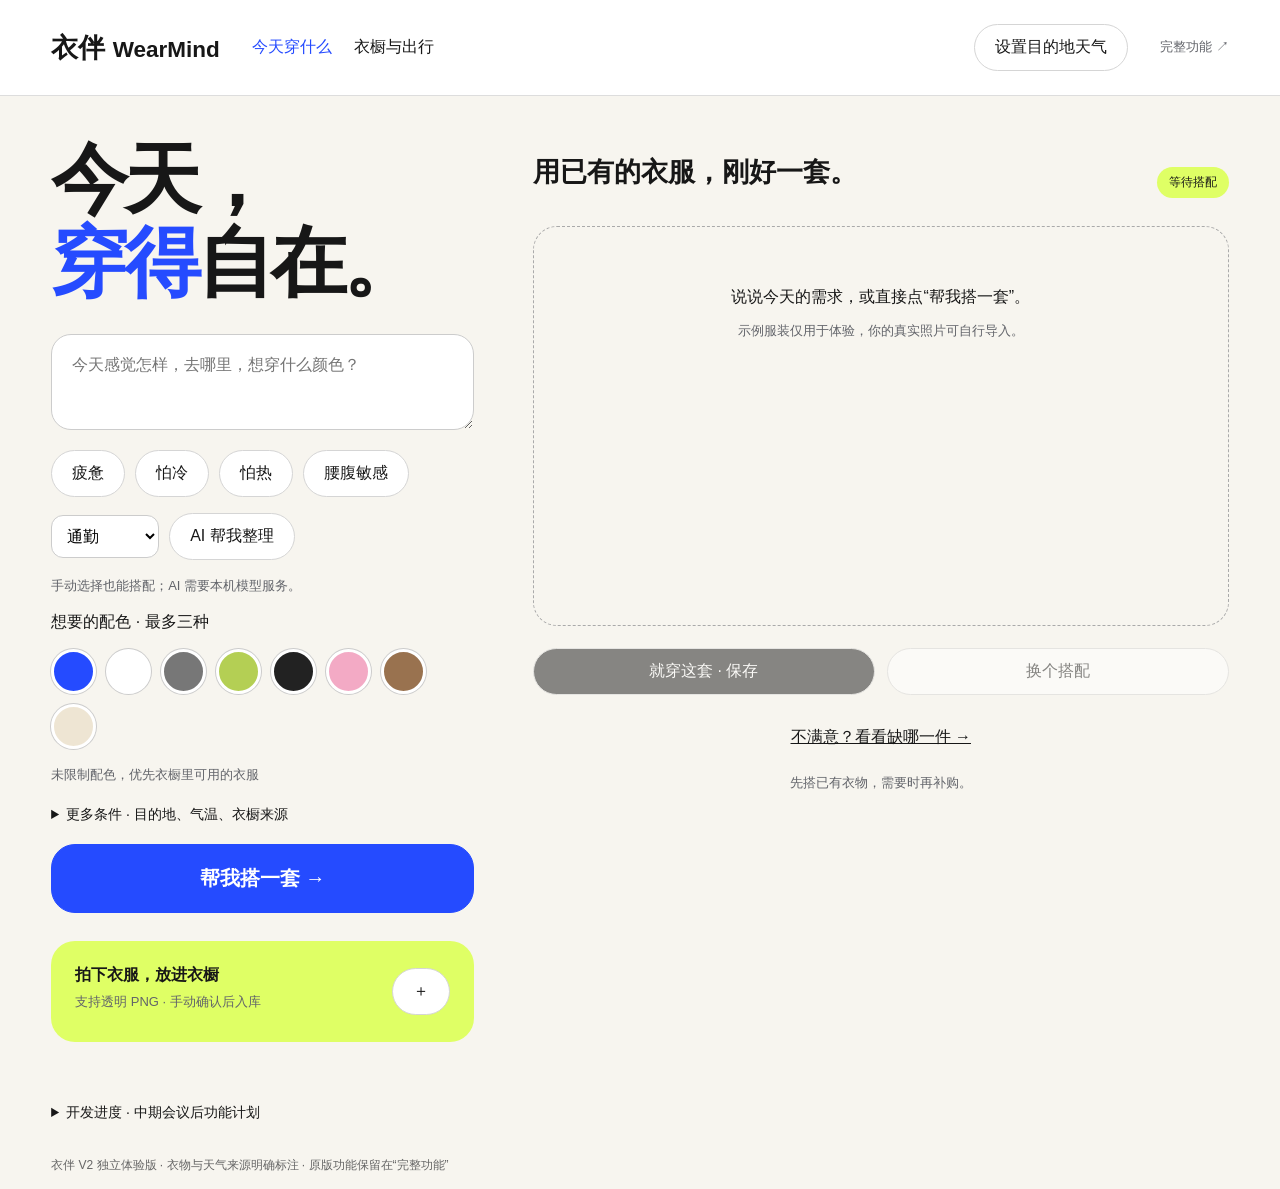
<file: app/static/home.html>
<!doctype html><html lang="zh-CN"><meta charset="utf-8"><meta name="viewport" content="width=device-width,initial-scale=1"><title>衣伴 · 今天穿得自在</title>
<style>
:root{--blue:#254bff;--lime:#dfff65;--paper:#f7f5ef;--ink:#171717}*{box-sizing:border-box}body{margin:0;background:var(--paper);color:var(--ink);font-family:Arial,'PingFang SC',sans-serif}button,input,select,textarea{font:inherit}button,a,input,select,textarea{outline-offset:5px}button{cursor:pointer;border:1px solid #d5d5d5;border-radius:24px;background:white;padding:12px 20px;color:inherit}button:disabled{opacity:.5;cursor:wait}.blue{background:var(--blue);color:white;border-color:var(--blue)}.dark{background:var(--ink);color:white}header{display:flex;gap:32px;align-items:center;padding:24px 4%;border-bottom:1px solid #ddd;background:#fff}header strong{font-size:27px}nav{display:flex;gap:22px;align-items:center}a{color:inherit;text-decoration:none}.small{font-size:13px;color:#62646a;line-height:1.6}main{padding:42px 4%;display:grid;grid-template-columns:minmax(300px,.85fr) minmax(430px,1.4fr);gap:5%}h1{font-size:clamp(48px,6vw,88px);line-height:1.08;letter-spacing:-4px;margin:0 0 30px}h1 em{color:var(--blue);font-style:normal}h2{font-size:27px;margin:0 0 20px}textarea{width:100%;height:96px;padding:20px;border:1px solid #ccc;border-radius:20px;resize:vertical;background:white}.row{display:flex;gap:10px;align-items:center;flex-wrap:wrap;margin:16px 0}.chips button[aria-pressed=true]{background:#dfe6ff;border-color:var(--blue);color:var(--blue)}.swatch{padding:0;width:45px;height:45px;border-radius:50%;border:3px solid white;box-shadow:0 0 0 1px #ccc}.swatch[aria-pressed=true]{box-shadow:0 0 0 3px var(--blue)}.wide{width:100%;padding:20px;font-weight:bold;font-size:20px}.upload{background:var(--lime);padding:24px;border-radius:24px;margin-top:28px;display:flex;justify-content:space-between;align-items:center}.upload p{margin:6px 0}details{margin:20px 0}summary{cursor:pointer;font-size:14px}label{display:block;margin:14px 0 6px}input,select{padding:11px;border:1px solid #ccc;border-radius:12px;background:white;max-width:100%}.canvas{display:grid;grid-template-columns:1fr 1fr;gap:14px;min-height:400px}.item{position:relative;min-width:0;background:#eeeee8;border-radius:24px;padding:16px;text-align:center}.item img{width:100%;height:225px;object-fit:contain;mix-blend-mode:multiply}.item h3{font-size:15px;margin:6px}.item button{font-size:13px;padding:7px 12px}.badge{display:inline-block;background:var(--lime);padding:7px 12px;border-radius:20px;font-size:12px}.empty{grid-column:1/-1;padding:60px 24px;border:1px dashed #aaa;border-radius:24px;text-align:center}.actions{display:flex;gap:12px;margin-top:22px}.actions button{flex:1}#reasons{padding-left:22px;font-size:14px;line-height:1.9}dialog{border:0;border-radius:24px;padding:30px;width:min(560px,92vw);max-height:90vh}dialog::backdrop{background:#0006}dialog form{display:grid;gap:8px}dialog img{max-width:150px;max-height:150px;object-fit:contain}#status{position:fixed;bottom:20px;left:50%;transform:translateX(-50%);background:#171717;color:#fff;padding:14px 22px;border-radius:20px;max-width:90vw;z-index:10}#status:empty{display:none}#weather{margin-left:auto}#model-note{min-height:22px}footer{padding:15px 4%;color:#666;font-size:12px}@media(max-width:850px){main{grid-template-columns:1fr}header{flex-wrap:wrap;gap:16px}nav{gap:12px;font-size:14px}#weather{margin-left:0}.right{margin-top:24px}h1{letter-spacing:-2px}.item img{height:190px}}
</style>
<header><strong>衣伴 <small>WearMind</small></strong><nav><span style="color:var(--blue)">今天穿什么</span><a href="/classic">衣橱与出行</a></nav><button id="weather">设置目的地天气</button><a href="/classic" class="small">完整功能 ↗</a></header>
<main><section><h1>今天，<br><em>穿得</em>自在。</h1><textarea id="state" maxlength="500" aria-label="今天的穿搭需求" placeholder="今天感觉怎样，去哪里，想穿什么颜色？"></textarea><div class="row chips" id="flags"></div><div class="row"><select id="scene" aria-label="场景"><option>通勤</option><option>休闲</option><option>客户会面</option><option>约会</option><option>运动</option></select><button id="understand">AI 帮我整理</button></div><p id="model-note" class="small">手动选择也能搭配；AI 需要本机模型服务。</p><label>想要的配色 · 最多三种</label><div class="row" id="colors"></div><div class="small" id="color-note">未限制配色，优先衣橱里可用的衣服</div><details><summary>更多条件 · 目的地、气温、衣橱来源</summary><label>目的地名称<input id="destination" placeholder="例如：杭州，公司"></label><label>气温（手动填写）<input id="temperature" type="number" min="-30" max="50" value="22"></label><label>天气<select id="sky"><option>晴天</option><option>雨天</option><option>阴天</option><option>雪天</option></select></label><label><input id="only-own" type="checkbox">只用我上传的衣物</label><p class="small">未勾选时允许示例衣橱。没有真实天气前使用手填气温，不伪装成实时天气。</p></details><button class="wide blue" id="generate">帮我搭一套 →</button><div class="upload"><div><b>拍下衣服，放进衣橱</b><p class="small">支持透明 PNG · 手动确认后入库</p></div><button id="upload" aria-label="添加衣服">＋</button></div></section>
<section class="right"><div class="row" style="justify-content:space-between"><h2>用已有的衣服，刚好一套。</h2><span class="badge" id="source">等待搭配</span></div><div class="canvas" id="outfit"><div class="empty">说说今天的需求，或直接点“帮我搭一套”。<p class="small">示例服装仅用于体验，你的真实照片可自行导入。</p></div></div><ul id="reasons"></ul><div class="actions"><button class="dark" id="save" disabled>就穿这套 · 保存</button><button id="again" disabled>换个搭配</button></div><div style="text-align:center;margin-top:20px"><button id="shop" style="background:transparent;border:0;text-decoration:underline">不满意？看看缺哪一件 →</button></div><p class="small" style="text-align:center">先搭已有衣物，需要时再补购。</p></section></main><details style="margin:20px 4%"><summary>开发进度 · 中期会议后功能计划</summary><ul><li>待完成：板端文字模型、固定启动入口。</li><li>待完成：Agent 自动查天气、读衣橱、补问关键条件和多轮局部修改。</li><li>待完成：衣物可穿状态、可撤销偏好、本地视觉识别。</li><li>待完成：模型后端、来源、耗时与失败回退记录。</li><li>商业：商品渠道未接入，目前可复制选购需求。</li><li>云端不是已确认的比赛必需条件，接入前说明具体服务。</li></ul></details><footer>衣伴 V2 独立体验版 · 衣物与天气来源明确标注 · 原版功能保留在“完整功能”</footer><div id="status" role="status"></div>
<dialog id="add-dialog"><form id="add-form"><h2>把真实衣服放进来</h2><input id="photo" type="file" accept="image/png,image/jpeg,image/webp" required><img id="preview" alt="照片预览" hidden><input id="name" placeholder="名称，例如蓝色开衫" maxlength="60" required><select id="category"><option>上装</option><option>下装</option><option>鞋履</option><option>外套</option></select><select id="item-color" aria-label="衣物颜色"></select><label><input id="comfortable" type="checkbox">我确认这件穿着舒适</label><p class="small">暂未自动识别或抠图。普通照片保留背景；透明 PNG 保留透明效果。不根据照片猜测材质和功能。</p><button class="blue">确认并加入衣橱</button><button type="button" onclick="this.closest('dialog').close()">取消</button></form></dialog>
<dialog id="weather-dialog"><h2>你准备去哪里？</h2><div class="row"><input id="city" placeholder="输入目的地城市"><button id="search">查找城市</button><button id="locate">定位</button></div><div id="cities"></div><p id="weather-note" class="small">定位需要浏览器授权；也可以选择城市。查询不携带身体感受。</p><button onclick="this.closest('dialog').close()">关闭</button></dialog>
<dialog id="shop-dialog"><h2>先看看，真的缺什么</h2><p id="needs"></p><label>预算上限（元）<input id="budget" type="number" min="0" max="100000" value="300"></label><button id="copy-search">复制选购需求</button><p class="small">目前未接商品渠道，不展示虚构商品、价格或库存。后续商家合作会明确标注，优先考虑与你已有衣服的搭配。</p><button onclick="this.closest('dialog').close()">返回已有衣橱</button></dialog>
<script>
const $=s=>document.querySelector(s),mk=(t,s)=>{let n=document.createElement(t);if(s)n.textContent=s;return n};let result=null,ctx=null,all=[],avoid=new Set(),chosen=[],flags=new Set(),liveWeather=null,photo=null;const palette={'蓝色':'#254bff','白色':'#ffffff','灰色':'#777777','绿色':'#b4cf54','黑色':'#222222','粉色':'#f3aac5','棕色':'#99724f','米白':'#eee5d3'};
function notice(s){$('#status').textContent=s;clearTimeout(window.nt);window.nt=setTimeout(()=>$('#status').textContent='',6000)}
async function api(p,b){const r=await fetch('/api/'+p,b?{method:'POST',headers:{'Content-Type':'application/json'},body:JSON.stringify(b)}:{});const d=await r.json();if(!r.ok)throw Error(d.error||'服务不可用');return d}
function renderFlags(){const box=$('#flags');box.replaceChildren();for(const f of ['疲惫','怕冷','怕热','腰腹敏感']){let b=mk('button',f);b.setAttribute('aria-pressed',flags.has(f));b.onclick=()=>{flags.has(f)?flags.delete(f):flags.add(f);renderFlags()};box.append(b)}}
function renderColors(){const box=$('#colors');box.replaceChildren();for(const [name,color] of Object.entries(palette)){let b=mk('button');b.className='swatch';b.style.background=color;b.title=name;b.setAttribute('aria-label',name);b.setAttribute('aria-pressed',chosen.includes(name));b.onclick=()=>{if(chosen.includes(name))chosen=chosen.filter(c=>c!==name);else if(chosen.length<3)chosen.push(name);else return notice('最多选择三种颜色');renderColors()};box.append(b)}$('#color-note').textContent=chosen.length?chosen.join(' ＋ '):'未限制配色，优先衣橱里可用的衣服'}
function context(){return {state:$('#state').value,comfort_flags:[...flags],scene:$('#scene').value,preferred_colors:chosen,temperature:Number($('#temperature').value),weather:$('#sky').value,destination:$('#destination').value,...(liveWeather?{weather_info:liveWeather}:{}),environment:'室内为主',garment_needs:window.wearmindNeeds||[]}}
function draw(){const box=$('#outfit');box.replaceChildren();for(const item of result.outfit){let card=mk('article');card.className='item';let src=item.photo||item.reference_photo;if(src){let img=mk('img');img.src=src;img.alt=item.name;card.append(img)}else card.append(mk('p','等待实物照片'));card.append(mk('h3',item.name),mk('small',item.photo?'你的实物照片':'示例单品 · 参考图片'));let b=mk('button','换这件');b.onclick=()=>swap(item);card.append(mk('br'),b);box.append(card)}if(!result.outfit.length){let n=mk('div','衣橱里暂时没有符合条件的衣服，先加入几件，或允许示例衣橱。');n.className='empty';box.append(n)}$('#source').textContent=result.outfit.some(x=>!x.photo)?'含示例单品':'真实衣橱';$('#reasons').replaceChildren(...result.reasons.map(x=>mk('li',x)));$('#save').disabled=!!result.missing.length||!result.outfit.length;$('#again').disabled=!result.outfit.length}
async function generate(){const b=$('#generate');b.disabled=true;try{all=await api('wardrobe');ctx=context();result=await api('recommend',{...ctx,only_uploaded:$('#only-own').checked,excluded_ids:[...avoid]});draw()}catch(e){notice(e.message)}finally{b.disabled=false}}
$('#generate').onclick=()=>{avoid.clear();generate()};$('#again').onclick=()=>{if(result?.outfit.length)avoid.add(result.outfit[0].id);generate()};async function swap(item){try{avoid.add(item.id);const next=await api('recommend',{...ctx,only_uploaded:$('#only-own').checked,excluded_ids:[...avoid],locked_ids:result.outfit.filter(x=>x.id!==item.id).map(x=>x.id)});result=next;draw()}catch(e){notice(e.message)}}
$('#save').onclick=async()=>{try{await api('history',{...ctx,only_uploaded:$('#only-own').checked,excluded_ids:[...avoid],locked_ids:result.outfit.map(x=>x.id)});notice('已保存到穿搭记忆')}catch(e){notice(e.message)}};
$('#understand').onclick=async()=>{if(!$('#state').value.trim())return notice('先写一句今天的需求');const b=$('#understand');b.disabled=true;try{const r=await api('local-model/understand',{text:$('#state').value});const labels=r.feelings.map(x=>x.label);if(confirm('AI 理解为：'+[...labels,r.scene,...r.preferred_colors].filter(Boolean).join('、')+'。应用这些条件吗？')){flags=new Set(labels);if(r.scene)$('#scene').value=r.scene;chosen=r.preferred_colors;renderFlags();renderColors();$('#model-note').textContent='已确认本机 AI 整理的条件；搭配由衣橱规则筛选。'}}catch(e){notice(e.message+'；可直接点选条件。')}finally{b.disabled=false}};
$('#upload').onclick=()=>$('#add-dialog').showModal();for(const name of Object.keys(palette))$('#item-color').append(mk('option',name));$('#photo').onchange=async()=>{photo=null;$('#preview').hidden=true;let f=$('#photo').files[0];if(!f)return;if(f.size>15*1024*1024)return notice('请选择小于15MB的照片');try{let im=await createImageBitmap(f),c=document.createElement('canvas'),s=Math.min(1,1200/Math.max(im.width,im.height));c.width=Math.round(im.width*s);c.height=Math.round(im.height*s);c.getContext('2d').drawImage(im,0,0,c.width,c.height);im.close();photo=c.toDataURL(f.type==='image/png'?'image/png':'image/jpeg',.85);if(photo.length>4200000){photo=null;return notice('图片仍过大，请换小图')}$('#preview').src=photo;$('#preview').hidden=false}catch(e){notice('无法读取这张照片')}};
$('#add-form').onsubmit=async e=>{e.preventDefault();if(!photo)return notice('请先选择有效照片');try{await api('wardrobe',{name:$('#name').value,category:$('#category').value,color_name:$('#item-color').value,tags:$('#comfortable').checked?['舒适']:[],photo});$('#add-dialog').close();$('#add-form').reset();photo=null;$('#preview').hidden=true;notice('真实衣物已保存，可勾选“只用我上传的衣物”')}catch(e){notice(e.message)}};
$('#weather').onclick=()=>$('#weather-dialog').showModal();async function getWeather(p){$('#weather-note').textContent='正在查询天气…';try{let w=await api('weather?lat='+p.latitude+'&lon='+p.longitude);liveWeather={...w,place:p.name};$('#destination').value=p.name;$('#temperature').value=w.temperature;$('#sky').value=w.weather;$('#weather').textContent=p.name+' '+w.temperature+'℃ · '+w.weather;$('#weather-note').textContent='已使用 Open-Meteo 天气，查询日期 '+w.date;$('#weather-dialog').close()}catch(e){$('#weather-note').textContent=e.message;notice('未取得真实天气，可手动填写')}}
$('#search').onclick=async()=>{try{let rows=await api('cities?q='+encodeURIComponent($('#city').value));$('#cities').replaceChildren();for(const p of rows){let b=mk('button',[p.name,p.admin1,p.country].filter(Boolean).join(' · '));b.onclick=()=>getWeather(p);$('#cities').append(b)}if(!rows.length)$('#cities').textContent='没有找到城市'}catch(e){notice(e.message)}};$('#locate').onclick=()=>{if(!navigator.geolocation)return notice('请手动选择城市');navigator.geolocation.getCurrentPosition(p=>getWeather({latitude:Math.round(p.coords.latitude*100)/100,longitude:Math.round(p.coords.longitude*100)/100,name:'当前位置'}),()=>notice('未取得定位，请手动选择城市'),{timeout:10000,enableHighAccuracy:false})};for(const s of ['#temperature','#sky'])$(s).oninput=()=>{liveWeather=null;$('#weather').textContent='手动天气 · '+$('#temperature').value+'℃'};
$('#shop').onclick=()=>{$('#needs').textContent=result?(result.missing.length?'当前缺少：'+result.missing.join('、'):'现有衣橱已能组成一套，不一定需要购买。若仍不满意，可补充你想替换的单品。'):'先生成一套搭配，再判断是否需要补购。';$('#shop-dialog').showModal()};$('#copy-search').onclick=async()=>{const text='选购需求：'+(chosen.join('、')||'颜色不限')+'，'+$('#scene').value+'，预算不超过'+$('#budget').value+'元。希望能搭现有衣物：'+(result?.outfit.map(x=>x.name).join('、')||'尚未选择')+'。请核对尺码、材质和实际库存。';try{await navigator.clipboard.writeText(text);notice('选购需求已复制，不包含身体感受')}catch(e){$('#needs').textContent=text}};renderFlags();renderColors();
</script></html>
</file>
